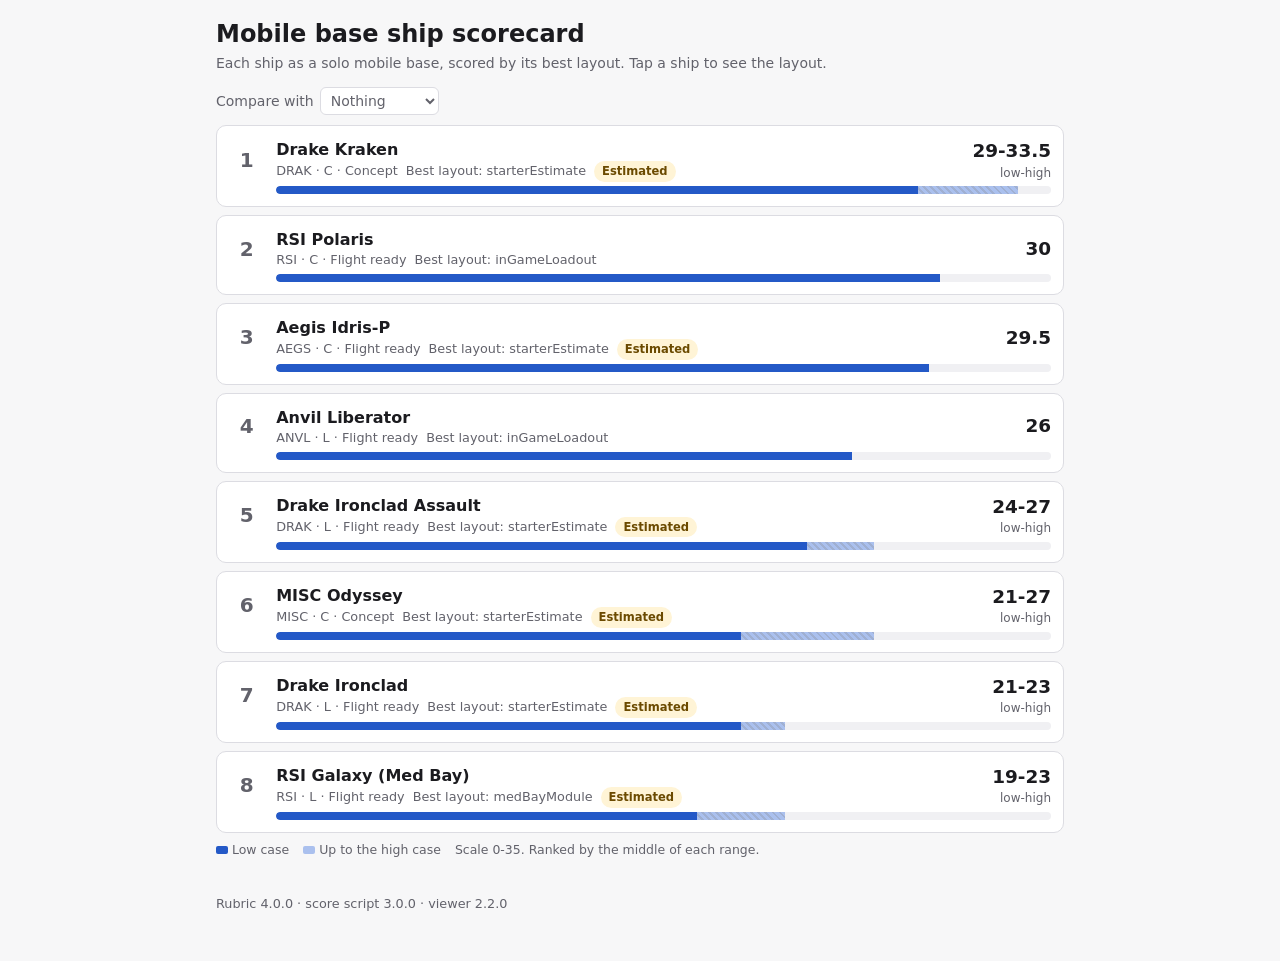
<file: index.html>
<!doctype html>
<html lang="en">
<head>
  <meta charset="utf-8">
  <meta name="viewport" content="width=device-width, initial-scale=1">
  <meta name="color-scheme" content="light dark">
  <title>Ship Scorecard</title>
  <link rel="stylesheet" href="viewer/viewer.css">
</head>
<body>
  <main id="app">
    <noscript><p>The leaderboard needs JavaScript turned on.</p></noscript>
    <p id="loading">Loading results…</p>
  </main>
  <!--
    Plain script tags, no server needed: this page works from file:// and from GitHub Pages.
    results/leaderboard.js       written by scripts/score.py; sets window.scorecardResults
    rubricVersions/index.js      written by scripts/score.py; lists old results snapshots
    viewer/viewer.js             the viewer itself, versioned on its own (VIEWER_VERSION)
  -->
  <script src="results/leaderboard.js"></script>
  <script src="rubricVersions/index.js"></script>
  <script src="viewer/viewer.js"></script>
</body>
</html>
</file>
<file: viewer/viewer.css>
/* Leaderboard viewer styles. No outside fonts or libraries, so it works offline. */
:root {
  --bg: #f7f7f8;
  --surface: #ffffff;
  --surface-2: #f0f0f3;
  --fg: #1b1b1f;
  --muted: #62626b;
  --border: #dcdce2;
  --accent: #2459c7;
  --accent-soft: #aac0ee;
  --good: #1d7a43;
  --bad: #b3261e;
  --warn-bg: #fff4d6;
  --warn-fg: #6b4a00;
  --err-bg: #fde4e2;
  --err-fg: #8a1c15;
  --focus: #2459c7;
}
@media (prefers-color-scheme: dark) {
  :root {
    --bg: #111114;
    --surface: #1b1b20;
    --surface-2: #26262d;
    --fg: #ececf1;
    --muted: #a3a3ad;
    --border: #34343d;
    --accent: #7ea3f2;
    --accent-soft: #3a4f80;
    --good: #5cc98a;
    --bad: #f28b82;
    --warn-bg: #3a2f10;
    --warn-fg: #f3d58a;
    --err-bg: #3d1a18;
    --err-fg: #f6b4ae;
    --focus: #9db8f5;
  }
}

* { box-sizing: border-box; }
html { -webkit-text-size-adjust: 100%; }
body {
  margin: 0;
  background: var(--bg);
  color: var(--fg);
  font: 16px/1.45 system-ui, -apple-system, "Segoe UI", Roboto, sans-serif;
}
main { max-width: 880px; margin: 0 auto; padding: 20px 16px 48px; }
h1 { font-size: 1.5rem; margin: 0 0 4px; line-height: 1.2; }
h2 { font-size: 1.1rem; margin: 28px 0 10px; }
h3 { font-size: 0.95rem; margin: 18px 0 6px; color: var(--muted); font-weight: 600;
     text-transform: uppercase; letter-spacing: 0.04em; }
p { margin: 0 0 10px; }
a { color: var(--accent); }
code { font: 0.85em ui-monospace, SFMono-Regular, Menlo, Consolas, monospace;
       background: var(--surface-2); padding: 1px 4px; border-radius: 4px; overflow-wrap: anywhere; }
button, select { font: inherit; color: inherit; }
:focus-visible { outline: 2px solid var(--focus); outline-offset: 2px; }

.meta { color: var(--muted); font-size: 0.875rem; }
.toolbar { display: flex; flex-wrap: wrap; gap: 8px 16px; align-items: center; margin: 14px 0 10px; }
.toolbar label { font-size: 0.875rem; color: var(--muted); display: flex; gap: 6px; align-items: center; }
select { background: var(--surface); border: 1px solid var(--border); border-radius: 6px; padding: 4px 6px; }

.banner { border-radius: 8px; padding: 10px 12px; margin: 10px 0; font-size: 0.9rem; }
.banner.warn { background: var(--warn-bg); color: var(--warn-fg); }
.banner.error { background: var(--err-bg); color: var(--err-fg); }
.banner ul { margin: 6px 0 0; padding-left: 20px; }
.banner li { overflow-wrap: anywhere; }

.badge { display: inline-block; font-size: 0.72rem; font-weight: 600; padding: 1px 7px;
         border-radius: 999px; background: var(--surface-2); color: var(--muted);
         border: 1px solid var(--border); white-space: nowrap; vertical-align: 1px; }
.badge.est { background: var(--warn-bg); color: var(--warn-fg); border-color: transparent; }
.badge.stale { background: var(--err-bg); color: var(--err-fg); border-color: transparent; }
.badge.best { background: var(--accent); color: var(--surface); border-color: transparent; }

/* Leaderboard rows */
.board { list-style: none; margin: 0; padding: 0; display: grid; gap: 8px; }
.row { display: grid; grid-template-columns: 2.2rem 1fr auto; gap: 4px 12px; align-items: center;
       width: 100%; text-align: left; background: var(--surface); border: 1px solid var(--border);
       border-radius: 10px; padding: 12px; cursor: pointer; }
.row:hover { border-color: var(--accent); }
.rank { font-size: 1.25rem; font-weight: 700; text-align: center; color: var(--muted); }
.row .name { font-weight: 600; }
.row .sub { font-size: 0.8rem; color: var(--muted); display: flex; flex-wrap: wrap; gap: 4px 8px; align-items: center; }
.score { font-size: 1.15rem; font-weight: 700; text-align: right; white-space: nowrap; }
.score small { display: block; font-size: 0.75rem; font-weight: 500; color: var(--muted); }
.row .bar { grid-column: 2 / 4; }

.bar { position: relative; height: 8px; background: var(--surface-2); border-radius: 4px; overflow: hidden; }
.bar .lo { position: absolute; left: 0; top: 0; bottom: 0; background: var(--accent); border-radius: 4px 0 0 4px; }
.bar .hi { position: absolute; top: 0; bottom: 0; background: var(--accent-soft);
           background-image: repeating-linear-gradient(45deg, transparent 0 3px, rgba(127,127,127,.25) 3px 5px); }
.bar .was { position: absolute; top: -2px; bottom: -2px; width: 2px; background: var(--fg); opacity: .65; }
.legend { font-size: 0.78rem; color: var(--muted); display: flex; flex-wrap: wrap; gap: 4px 14px; margin-top: 8px; }
.swatch { display: inline-block; width: 12px; height: 8px; border-radius: 2px; vertical-align: 0; margin-right: 4px; }

.delta { font-size: 0.78rem; font-weight: 600; }
.delta.up { color: var(--good); }
.delta.down { color: var(--bad); }
.delta.same { color: var(--muted); }

/* Detail view */
.back { display: inline-block; margin-bottom: 12px; text-decoration: none; font-weight: 600; }
.headline { display: flex; flex-wrap: wrap; gap: 8px 20px; align-items: flex-end; justify-content: space-between; }
.bigscore { font-size: 2rem; font-weight: 800; line-height: 1; }
.bigscore small { font-size: 0.85rem; font-weight: 500; color: var(--muted); display: block; margin-top: 4px; }
.tabs { display: flex; flex-wrap: wrap; gap: 6px; margin: 14px 0 4px; }
.tab { border: 1px solid var(--border); background: var(--surface); border-radius: 999px; padding: 4px 12px;
       cursor: pointer; font-size: 0.875rem; }
.tab[aria-pressed="true"] { background: var(--accent); color: var(--surface); border-color: var(--accent); }
.card { background: var(--surface); border: 1px solid var(--border); border-radius: 10px; padding: 12px; margin: 10px 0; }

.cats { display: grid; gap: 8px; }
.cat { background: var(--surface); border: 1px solid var(--border); border-radius: 10px; padding: 10px 12px; }
.cat-head { display: grid; grid-template-columns: 1fr auto; gap: 2px 12px; align-items: baseline; }
.cat-name { font-weight: 600; }
.cat-score { font-weight: 700; white-space: nowrap; text-align: right; }
.cat-score .max { font-weight: 400; color: var(--muted); font-size: 0.85rem; }
.cat .bar { margin: 6px 0 6px; }
.cat .src { font-size: 0.875rem; }
.cat .fit { font-size: 0.8rem; color: var(--muted); }
details { margin-top: 6px; font-size: 0.85rem; }
details summary { cursor: pointer; color: var(--accent); }
details p { color: var(--muted); margin: 6px 0 0; }

table { width: 100%; border-collapse: collapse; font-size: 0.9rem; }
th, td { text-align: left; padding: 6px 8px; border-bottom: 1px solid var(--border); vertical-align: top; }
th { color: var(--muted); font-weight: 600; font-size: 0.8rem; }
td.num, th.num { text-align: right; white-space: nowrap; }
.table-wrap { overflow-x: auto; }

ul.plain { margin: 0; padding-left: 18px; }
ul.plain li { margin: 2px 0; }
footer { margin-top: 36px; font-size: 0.8rem; color: var(--muted); }

@media (max-width: 520px) {
  main { padding: 14px 12px 40px; }
  h1 { font-size: 1.3rem; }
  .row { grid-template-columns: 1.8rem 1fr auto; padding: 10px; gap: 4px 8px; }
  .bigscore { font-size: 1.7rem; }
}
</file>
